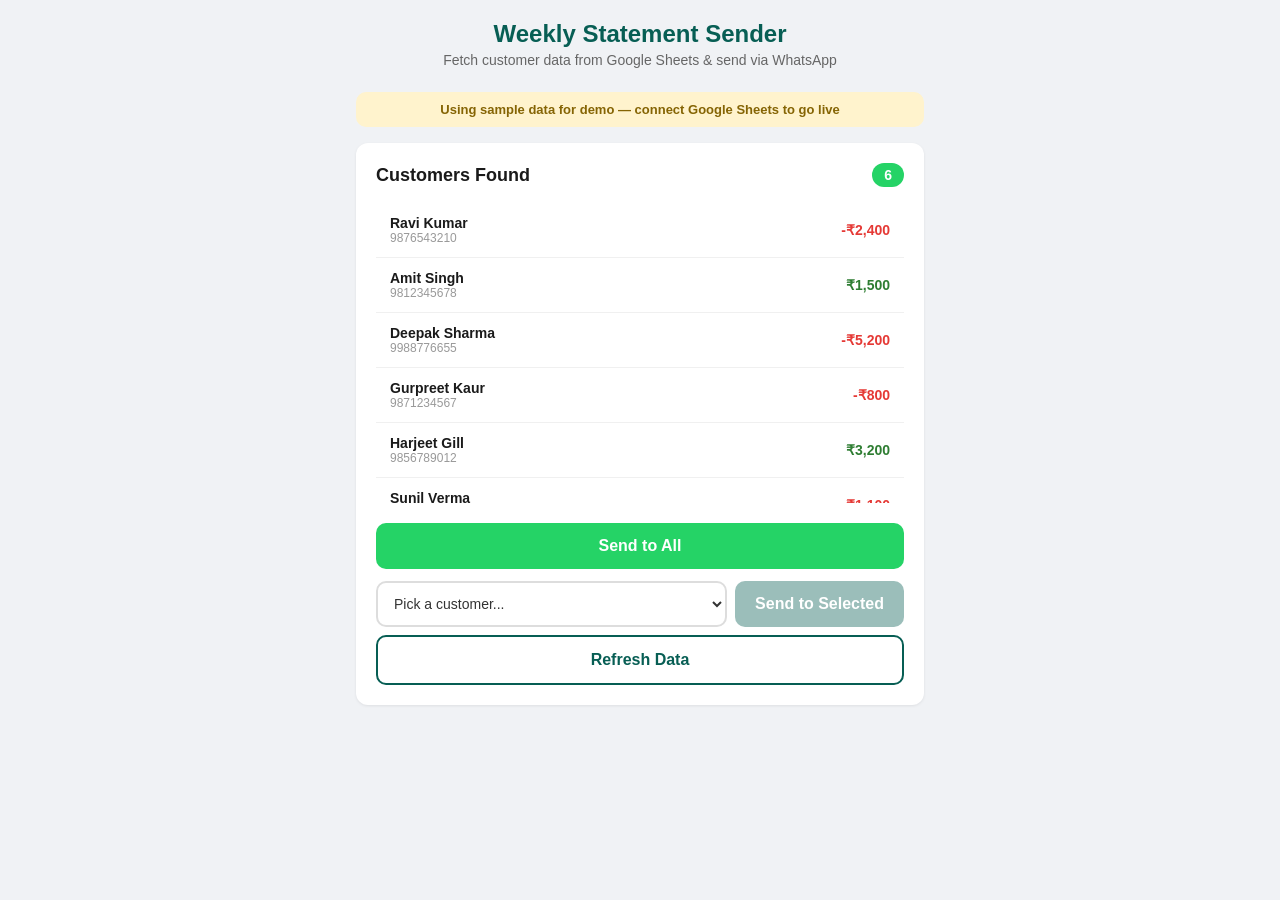
<file: index.html>
<!DOCTYPE html>
<html lang="en">
<head>
    <meta charset="UTF-8">
    <meta name="viewport" content="width=device-width, initial-scale=1.0">
    <title>Jassi's Statement Sender</title>
    <link rel="stylesheet" href="style.css">
</head>
<body>
    <div class="container">
        <header>
            <h1>Weekly Statement Sender</h1>
            <p class="subtitle">Fetch customer data from Google Sheets & send via WhatsApp</p>
        </header>

        <!-- Demo Banner -->
        <div id="demo-banner" class="demo-banner hidden">
            Using sample data for demo — connect Google Sheets to go live
        </div>

        <!-- Step 0: First-time Setup -->
        <section id="setup-section" class="card hidden">
            <h2>One-Time Setup</h2>
            <p class="setup-hint">You only need to do this once. Your settings are saved in this browser.</p>

            <div class="form-group">
                <label for="api-key-input">Google API Key</label>
                <input type="text" id="api-key-input" placeholder="AIzaSy...">
                <span class="form-help">From Google Cloud Console → Credentials</span>
            </div>

            <div class="form-group">
                <label for="sheet-id-input">Google Sheet ID</label>
                <input type="text" id="sheet-id-input" placeholder="1BxiMVs0XRA5nFMdKvBdBZjgmUUqptlbs74OgVE2upms">
                <span class="form-help">The long string in your Google Sheet URL between /d/ and /edit</span>
            </div>

            <button id="save-setup-btn" class="btn btn-primary">Save & Connect</button>
        </section>

        <!-- Step 1: Fetch Data -->
        <section id="fetch-section" class="card hidden">
            <div class="fetch-area">
                <div class="fetch-icon">📊</div>
                <p class="fetch-text">Connected to your Google Sheet</p>
                <p id="sheet-id-display" class="fetch-hint"></p>
                <button id="fetch-btn" class="btn btn-primary">Fetch Latest Data</button>
                <button id="change-settings-btn" class="btn-link">Change settings</button>
            </div>
            <div id="loading-spinner" class="spinner hidden">
                <div class="spinner-circle"></div>
                <p>Fetching data from Google Sheets...</p>
            </div>
        </section>

        <!-- Step 2: Preview -->
        <section id="preview-section" class="card hidden">
            <div class="preview-header">
                <h2>Customers Found</h2>
                <span id="customer-count" class="badge">0</span>
            </div>

            <div id="customer-list" class="customer-list"></div>

            <!-- Send Buttons -->
            <div class="actions">
                <button id="send-all-btn" class="btn btn-primary">
                    Send to All
                </button>
                <div class="send-one-wrapper">
                    <select id="customer-select">
                        <option value="">Pick a customer...</option>
                    </select>
                    <button id="send-one-btn" class="btn btn-secondary" disabled>
                        Send to Selected
                    </button>
                </div>
            </div>

            <div class="actions" style="margin-top: 8px;">
                <button id="refetch-btn" class="btn btn-outline">Refresh Data</button>
            </div>
        </section>

        <!-- Status -->
        <section id="status-section" class="card hidden">
            <h2>Sending Status</h2>
            <div id="status-log" class="status-log"></div>
            <button id="back-btn" class="btn btn-outline">Back to Customers</button>
        </section>
    </div>

    <script src="app.js"></script>
</body>
</html>
</file>
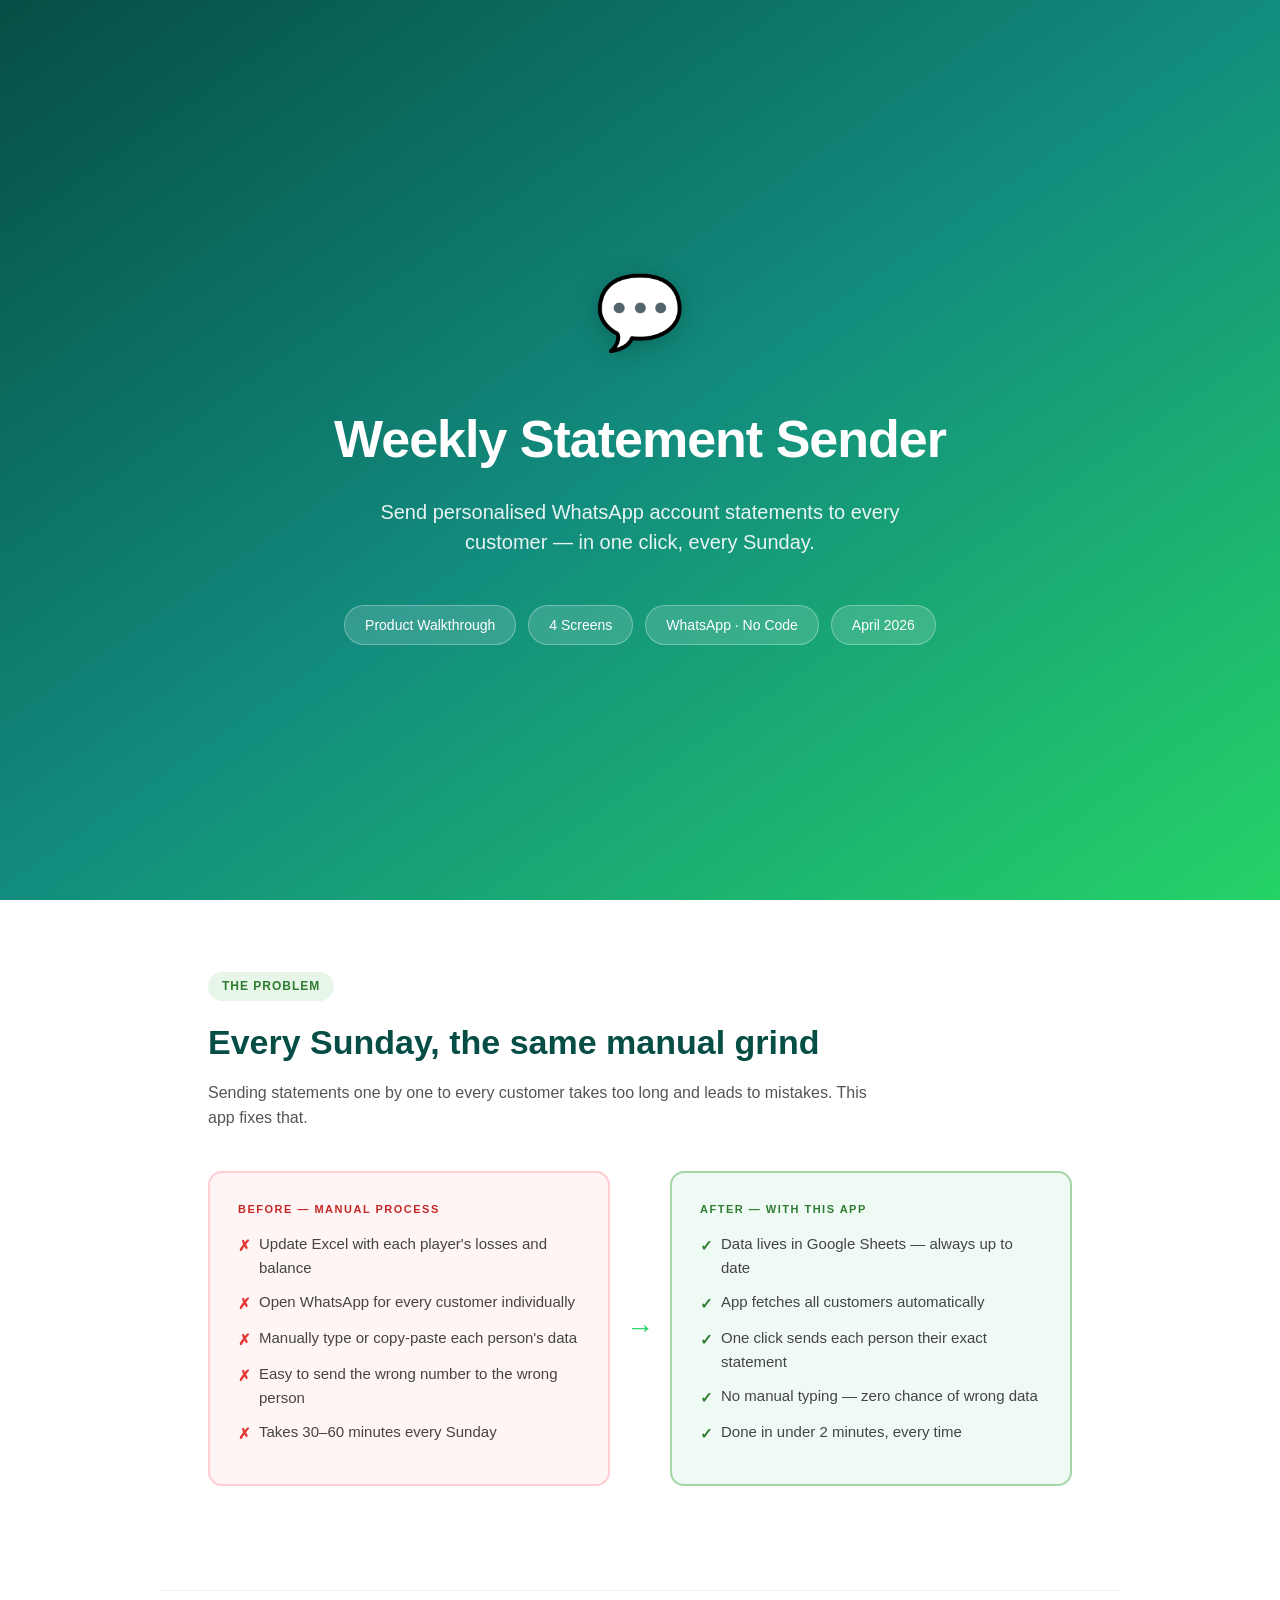
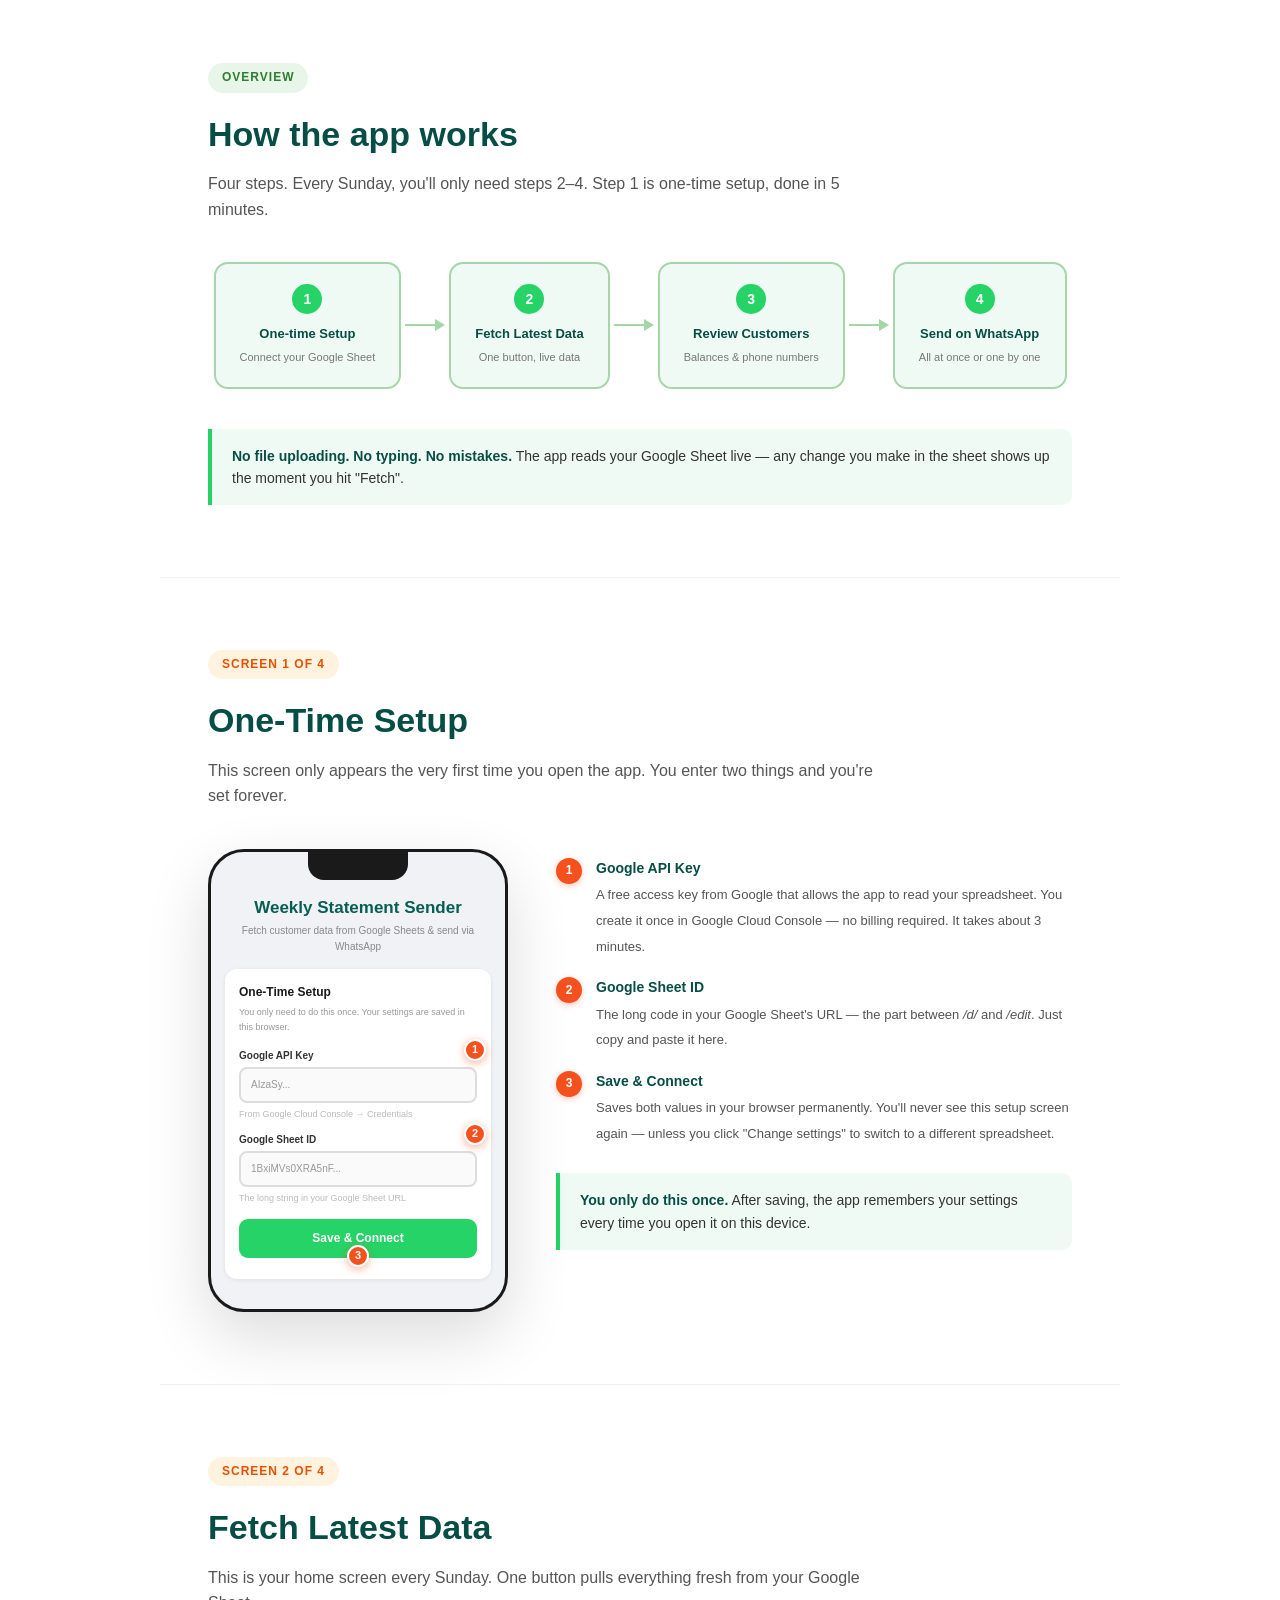
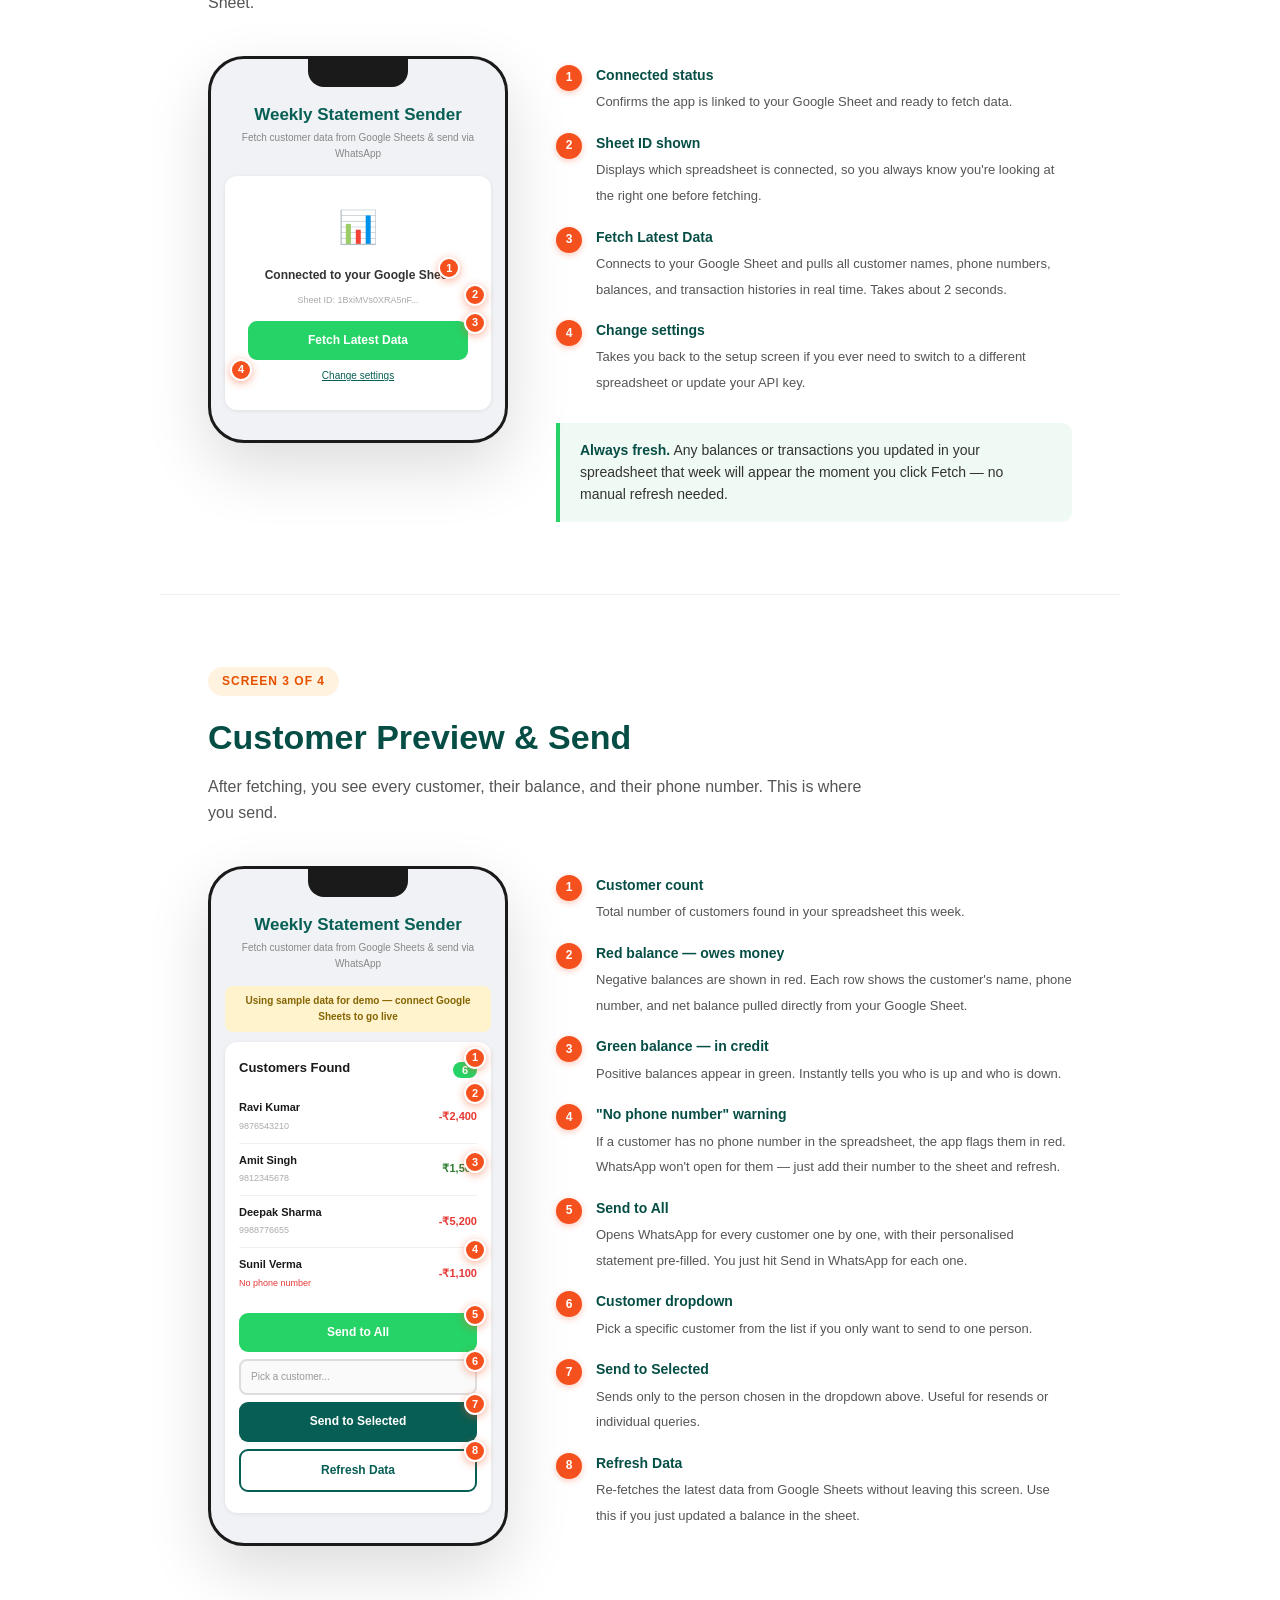
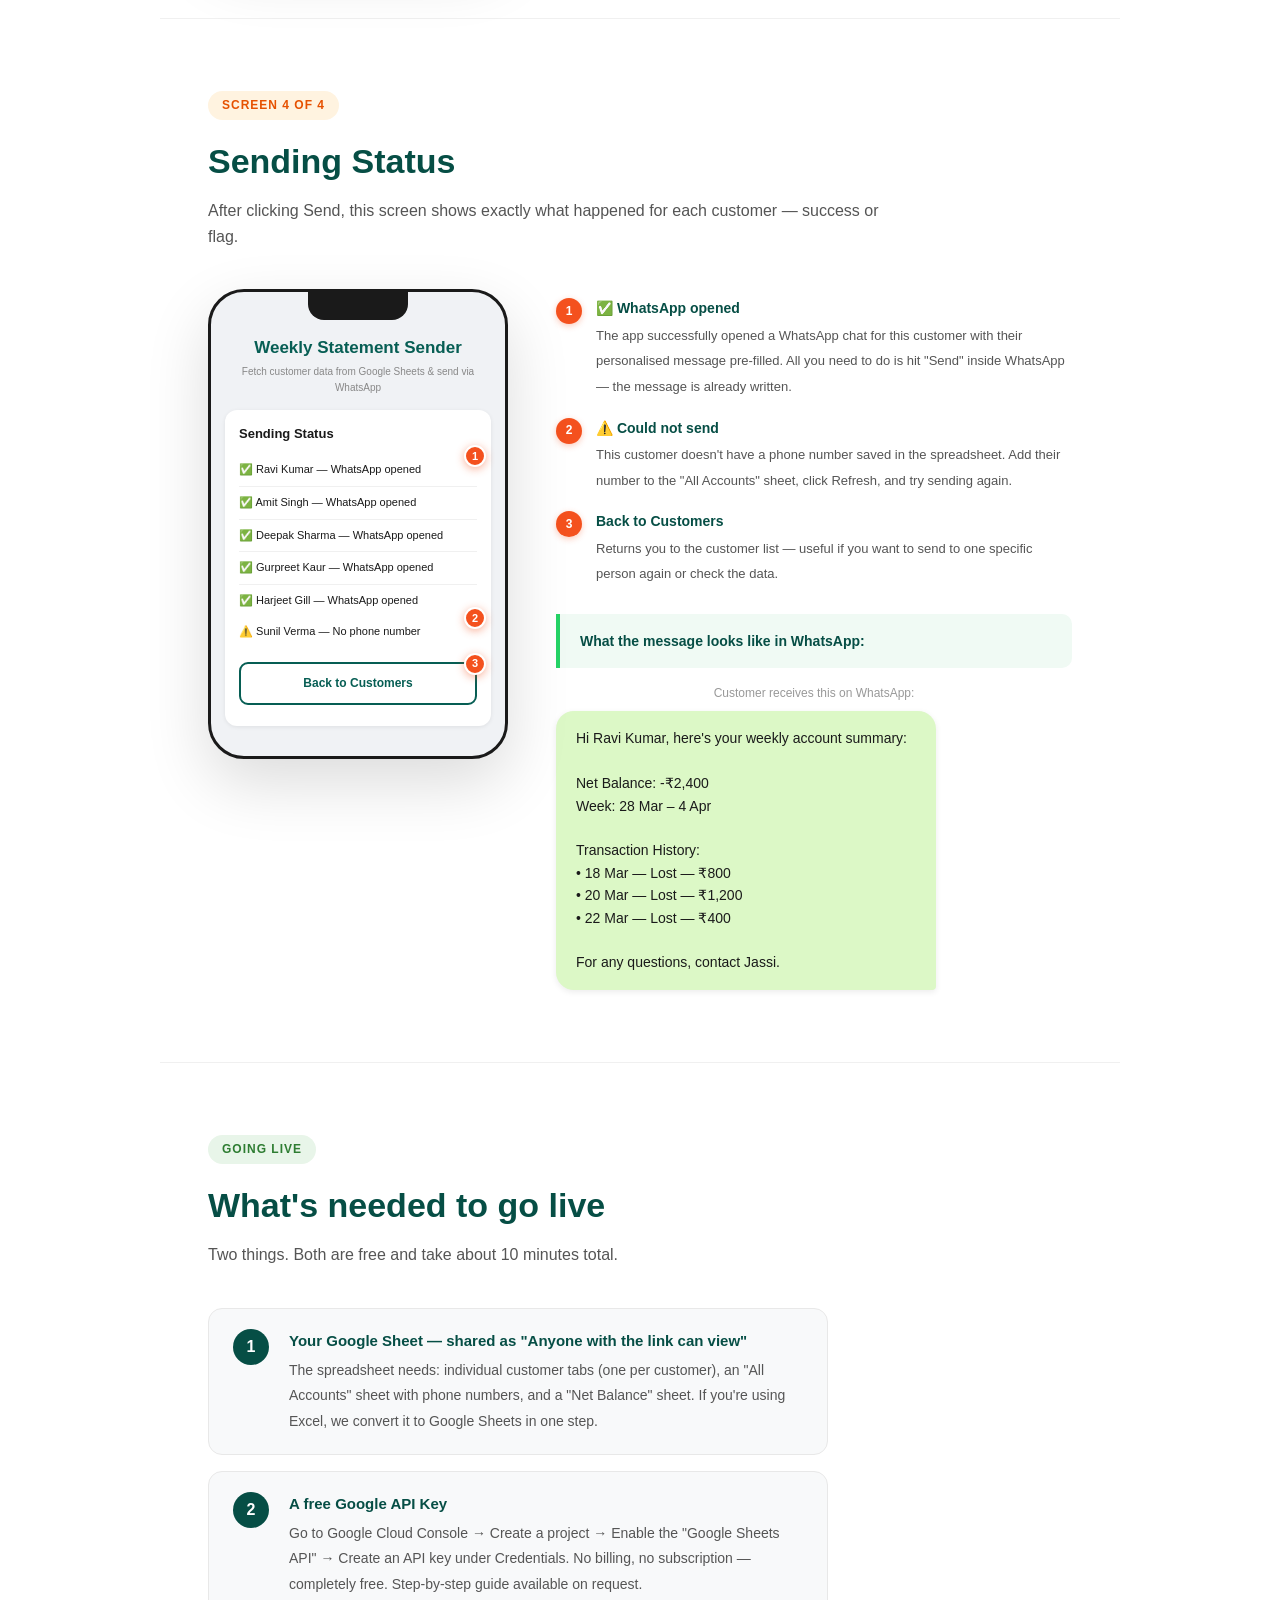
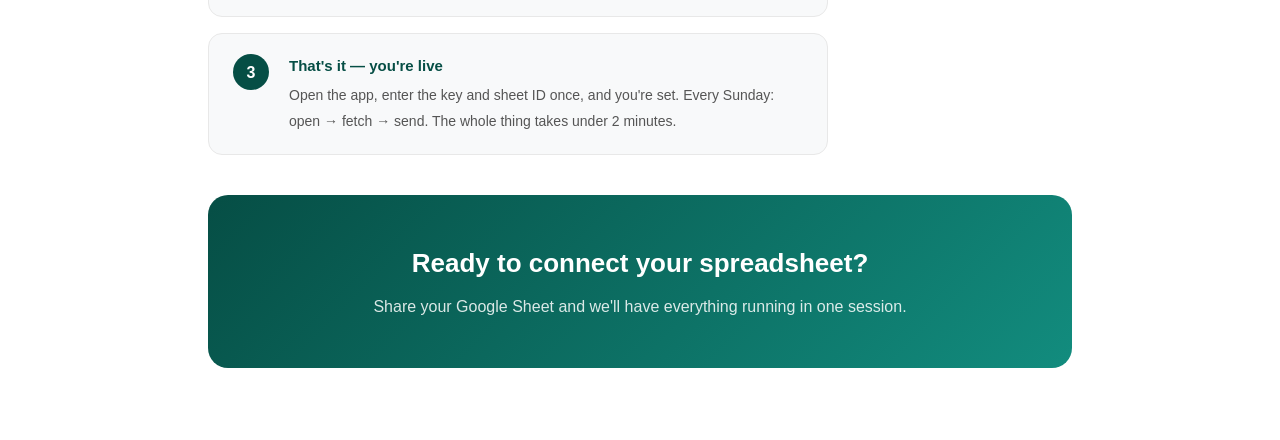
<file: app-walkthrough.html>
<!DOCTYPE html>
<html lang="en">
<head>
    <meta charset="UTF-8">
    <meta name="viewport" content="width=device-width, initial-scale=1.0">
    <title>Weekly Statement Sender — Product Walkthrough</title>
    <style>
        * { margin: 0; padding: 0; box-sizing: border-box; }

        body {
            font-family: -apple-system, BlinkMacSystemFont, 'Segoe UI', Roboto, sans-serif;
            background: #fff;
            color: #1a1a1a;
            line-height: 1.6;
        }

        /* ── Cover ── */
        .cover {
            min-height: 100vh;
            display: flex;
            flex-direction: column;
            justify-content: center;
            align-items: center;
            background: linear-gradient(145deg, #064e45 0%, #128c7e 50%, #25d366 100%);
            color: #fff;
            text-align: center;
            padding: 60px 40px;
        }
        .cover-logo { font-size: 72px; margin-bottom: 28px; filter: drop-shadow(0 4px 12px rgba(0,0,0,0.2)); }
        .cover h1 { font-size: 52px; font-weight: 800; letter-spacing: -1px; margin-bottom: 16px; }
        .cover .tagline { font-size: 20px; opacity: 0.9; max-width: 520px; margin-bottom: 48px; line-height: 1.5; }
        .cover-chips { display: flex; gap: 12px; flex-wrap: wrap; justify-content: center; }
        .cover-chip {
            background: rgba(255,255,255,0.15);
            border: 1px solid rgba(255,255,255,0.3);
            padding: 8px 20px;
            border-radius: 100px;
            font-size: 14px;
            font-weight: 500;
        }
        .cover-footer { position: absolute; bottom: 32px; font-size: 13px; opacity: 0.6; }

        /* ── Page ── */
        .page {
            max-width: 960px;
            margin: 0 auto;
            padding: 72px 48px;
            border-bottom: 1px solid #f0f0f0;
        }
        .page:last-child { border-bottom: none; }

        .section-pill {
            display: inline-flex;
            align-items: center;
            gap: 6px;
            background: #e8f5e9;
            color: #2e7d32;
            font-size: 12px;
            font-weight: 700;
            letter-spacing: 1px;
            text-transform: uppercase;
            padding: 5px 14px;
            border-radius: 100px;
            margin-bottom: 14px;
        }
        .screen-pill {
            background: #fff3e0;
            color: #e65100;
        }
        .page h2 { font-size: 34px; font-weight: 800; color: #064e45; margin-bottom: 10px; }
        .page .desc { font-size: 16px; color: #555; max-width: 680px; margin-bottom: 40px; }

        /* ── Problem / Before-After ── */
        .before-after {
            display: grid;
            grid-template-columns: 1fr 60px 1fr;
            gap: 0;
            align-items: center;
            margin-bottom: 32px;
        }
        .ba-box {
            border-radius: 14px;
            padding: 28px;
        }
        .ba-before { background: #fff5f5; border: 2px solid #ffcdd2; }
        .ba-after  { background: #f0faf4; border: 2px solid #a5d6a7; }
        .ba-label { font-size: 11px; font-weight: 800; letter-spacing: 1.5px; text-transform: uppercase; margin-bottom: 14px; }
        .ba-before .ba-label { color: #c62828; }
        .ba-after  .ba-label { color: #2e7d32; }
        .ba-list { list-style: none; }
        .ba-list li { font-size: 15px; color: #444; margin-bottom: 10px; display: flex; align-items: flex-start; gap: 8px; }
        .ba-list li::before { flex-shrink: 0; margin-top: 2px; }
        .ba-before .ba-list li::before { content: '✗'; color: #e53935; font-weight: 700; }
        .ba-after  .ba-list li::before { content: '✓'; color: #2e7d32; font-weight: 700; }
        .ba-arrow { text-align: center; font-size: 28px; color: #25d366; }

        /* ── Flow Diagram ── */
        .flow {
            display: flex;
            align-items: center;
            justify-content: center;
            gap: 0;
            margin: 8px 0 40px;
            flex-wrap: wrap;
        }
        .flow-step {
            background: #f0faf4;
            border: 2px solid #a5d6a7;
            border-radius: 14px;
            padding: 20px 24px;
            text-align: center;
            min-width: 148px;
        }
        .flow-num {
            width: 30px;
            height: 30px;
            background: #25d366;
            color: #fff;
            border-radius: 50%;
            display: flex;
            align-items: center;
            justify-content: center;
            font-weight: 800;
            font-size: 14px;
            margin: 0 auto 10px;
        }
        .flow-label { font-size: 13px; font-weight: 700; color: #064e45; }
        .flow-sub { font-size: 11px; color: #777; margin-top: 4px; }
        .flow-connector {
            flex-shrink: 0;
            display: flex;
            align-items: center;
            padding: 0 4px;
        }
        .flow-connector svg { display: block; }

        /* ── Annotated Screen Layout ── */
        .screen-layout {
            display: flex;
            gap: 48px;
            align-items: flex-start;
        }
        .screen-mockup-col { flex-shrink: 0; width: 300px; }
        .screen-legend-col { flex: 1; padding-top: 8px; }

        /* ── Phone Frame ── */
        .phone-frame {
            width: 300px;
            border: 3px solid #1a1a1a;
            border-radius: 36px;
            overflow: visible;
            box-shadow: 0 24px 64px rgba(0,0,0,0.14);
            background: #f0f2f5;
            position: relative;
        }
        .phone-top-bar {
            height: 28px;
            background: #1a1a1a;
            border-radius: 0 0 16px 16px;
            width: 100px;
            margin: 0 auto;
        }
        .phone-screen {
            padding: 14px 14px 20px;
        }

        /* ── Mock App UI ── */
        .m-header { text-align: center; margin-bottom: 14px; }
        .m-header h3 { font-size: 17px; font-weight: 800; color: #075e54; }
        .m-header p  { font-size: 10px; color: #888; margin-top: 2px; }

        .m-card {
            background: #fff;
            border-radius: 12px;
            padding: 14px;
            box-shadow: 0 1px 4px rgba(0,0,0,0.08);
            margin-bottom: 10px;
        }
        .m-banner {
            background: #fff3cd;
            color: #856404;
            text-align: center;
            padding: 7px 10px;
            border-radius: 8px;
            font-size: 10px;
            font-weight: 600;
            margin-bottom: 10px;
        }

        /* form elements */
        .m-label { font-size: 10px; font-weight: 700; color: #333; margin-bottom: 3px; display: block; }
        .m-input {
            width: 100%;
            padding: 8px 10px;
            border: 2px solid #ddd;
            border-radius: 8px;
            font-size: 10px;
            color: #999;
            background: #fafafa;
            margin-bottom: 4px;
        }
        .m-hint { font-size: 9px; color: #bbb; margin-bottom: 10px; display: block; }

        /* buttons */
        .m-btn {
            display: block;
            width: 100%;
            padding: 10px;
            border-radius: 9px;
            font-size: 12px;
            font-weight: 700;
            text-align: center;
            margin-bottom: 7px;
        }
        .m-btn-primary   { background: #25d366; color: #fff; }
        .m-btn-secondary { background: #075e54; color: #fff; }
        .m-btn-outline   { background: transparent; border: 2px solid #075e54; color: #075e54; }
        .m-link { text-align: center; font-size: 10px; color: #075e54; text-decoration: underline; margin-top: 4px; }

        /* fetch screen */
        .m-fetch { text-align: center; padding: 12px 0; }
        .m-fetch .fi { font-size: 32px; margin-bottom: 8px; }
        .m-fetch .fl { font-size: 12px; font-weight: 700; color: #333; }
        .m-fetch .fh { font-size: 9px; color: #aaa; margin: 3px 0 12px; }

        /* customer rows */
        .m-preview-head {
            display: flex;
            justify-content: space-between;
            align-items: center;
            margin-bottom: 10px;
        }
        .m-preview-head h4 { font-size: 13px; font-weight: 800; }
        .m-badge {
            background: #25d366;
            color: #fff;
            font-size: 11px;
            font-weight: 800;
            padding: 2px 9px;
            border-radius: 100px;
        }
        .m-row {
            display: flex;
            justify-content: space-between;
            align-items: center;
            padding: 8px 0;
            border-bottom: 1px solid #f0f0f0;
            font-size: 11px;
        }
        .m-row:last-child { border-bottom: none; }
        .m-name  { font-weight: 700; color: #1a1a1a; }
        .m-phone { font-size: 9px; color: #aaa; }
        .m-bal   { font-weight: 800; }
        .m-neg   { color: #e53935; }
        .m-pos   { color: #2e7d32; }
        .m-nophone { font-size: 9px; color: #e53935; }

        /* select */
        .m-select {
            width: 100%;
            padding: 8px 10px;
            border: 2px solid #ddd;
            border-radius: 8px;
            font-size: 10px;
            color: #999;
            background: #fafafa;
            margin-bottom: 7px;
        }

        /* status items */
        .m-status {
            display: flex;
            align-items: center;
            gap: 7px;
            padding: 7px 0;
            border-bottom: 1px solid #f0f0f0;
            font-size: 11px;
        }
        .m-status:last-of-type { border-bottom: none; }

        /* ── Annotation Dots ── */
        .ann-wrap { position: relative; display: block; }
        .ann {
            position: absolute;
            width: 22px;
            height: 22px;
            background: #F4511E;
            color: #fff;
            border-radius: 50%;
            font-size: 11px;
            font-weight: 800;
            display: flex;
            align-items: center;
            justify-content: center;
            z-index: 20;
            box-shadow: 0 2px 8px rgba(244,81,30,0.45);
            border: 2px solid #fff;
            top: -9px;
            right: -9px;
            pointer-events: none;
        }
        .ann-left  { right: auto; left: -9px; }
        .ann-below { top: auto; bottom: -9px; right: 50%; transform: translateX(50%); }

        /* ── Annotation Legend ── */
        .legend { display: flex; flex-direction: column; gap: 18px; }
        .legend-item { display: flex; gap: 14px; align-items: flex-start; }
        .legend-num {
            flex-shrink: 0;
            width: 26px;
            height: 26px;
            background: #F4511E;
            color: #fff;
            border-radius: 50%;
            font-size: 12px;
            font-weight: 800;
            display: flex;
            align-items: center;
            justify-content: center;
            margin-top: 1px;
            box-shadow: 0 2px 6px rgba(244,81,30,0.3);
        }
        .legend-text strong {
            display: block;
            font-size: 14px;
            font-weight: 700;
            color: #064e45;
            margin-bottom: 2px;
        }
        .legend-text span { font-size: 13px; color: #555; }

        /* ── Callout Box ── */
        .callout {
            background: #f0faf4;
            border-left: 4px solid #25d366;
            padding: 16px 20px;
            border-radius: 0 10px 10px 0;
            margin-top: 28px;
            font-size: 14px;
            color: #333;
        }
        .callout strong { color: #064e45; }

        /* ── WhatsApp Message Preview ── */
        .wa-bubble-wrap {
            display: flex;
            justify-content: center;
            margin: 32px 0;
        }
        .wa-bubble {
            background: #dcf8c6;
            border-radius: 18px 18px 4px 18px;
            padding: 16px 20px;
            max-width: 380px;
            font-size: 14px;
            color: #1a1a1a;
            line-height: 1.6;
            box-shadow: 0 2px 6px rgba(0,0,0,0.08);
            white-space: pre-line;
        }
        .wa-bubble-label {
            text-align: center;
            font-size: 12px;
            color: #999;
            margin-bottom: 8px;
        }

        /* ── Next Steps ── */
        .step-cards { display: flex; flex-direction: column; gap: 16px; max-width: 620px; }
        .step-card {
            display: flex;
            gap: 20px;
            align-items: flex-start;
            background: #f8f9fa;
            border-radius: 14px;
            padding: 20px 24px;
            border: 1px solid #e8e8e8;
        }
        .step-card-num {
            flex-shrink: 0;
            width: 36px;
            height: 36px;
            background: #064e45;
            color: #fff;
            border-radius: 50%;
            display: flex;
            align-items: center;
            justify-content: center;
            font-weight: 800;
            font-size: 16px;
        }
        .step-card-body strong { font-size: 15px; font-weight: 700; color: #064e45; display: block; margin-bottom: 4px; }
        .step-card-body span { font-size: 14px; color: #555; }

        /* ── CTA Footer ── */
        .cta {
            text-align: center;
            background: linear-gradient(135deg, #064e45, #128c7e);
            color: #fff;
            border-radius: 20px;
            padding: 48px 32px;
            margin-top: 40px;
        }
        .cta h3 { font-size: 26px; font-weight: 800; margin-bottom: 10px; }
        .cta p  { font-size: 16px; opacity: 0.85; }

        /* ── Print ── */
        @media print {
            .cover { min-height: 80vh; page-break-after: always; }
            .page  { page-break-after: always; padding: 48px 36px; }
            .page:last-child { page-break-after: avoid; }
        }

        @media (max-width: 780px) {
            .screen-layout { flex-direction: column; }
            .screen-mockup-col { width: 100%; }
            .phone-frame { width: 100%; max-width: 300px; margin: 0 auto; }
            .before-after { grid-template-columns: 1fr; }
            .ba-arrow { display: none; }
            .flow { gap: 8px; }
            .flow-connector { display: none; }
        }
    </style>
</head>
<body>

<!-- ══════════════════════ COVER ══════════════════════ -->
<div class="cover">
    <div class="cover-logo">💬</div>
    <h1>Weekly Statement Sender</h1>
    <p class="tagline">Send personalised WhatsApp account statements to every customer — in one click, every Sunday.</p>
    <div class="cover-chips">
        <div class="cover-chip">Product Walkthrough</div>
        <div class="cover-chip">4 Screens</div>
        <div class="cover-chip">WhatsApp · No Code</div>
        <div class="cover-chip">April 2026</div>
    </div>
</div>


<!-- ══════════════════════ THE PROBLEM ══════════════════════ -->
<div class="page">
    <span class="section-pill">The Problem</span>
    <h2>Every Sunday, the same manual grind</h2>
    <p class="desc">Sending statements one by one to every customer takes too long and leads to mistakes. This app fixes that.</p>

    <div class="before-after">
        <div class="ba-box ba-before">
            <div class="ba-label">Before — Manual Process</div>
            <ul class="ba-list">
                <li>Update Excel with each player's losses and balance</li>
                <li>Open WhatsApp for every customer individually</li>
                <li>Manually type or copy-paste each person's data</li>
                <li>Easy to send the wrong number to the wrong person</li>
                <li>Takes 30–60 minutes every Sunday</li>
            </ul>
        </div>
        <div class="ba-arrow">→</div>
        <div class="ba-box ba-after">
            <div class="ba-label">After — With This App</div>
            <ul class="ba-list">
                <li>Data lives in Google Sheets — always up to date</li>
                <li>App fetches all customers automatically</li>
                <li>One click sends each person their exact statement</li>
                <li>No manual typing — zero chance of wrong data</li>
                <li>Done in under 2 minutes, every time</li>
            </ul>
        </div>
    </div>
</div>


<!-- ══════════════════════ HOW IT WORKS ══════════════════════ -->
<div class="page">
    <span class="section-pill">Overview</span>
    <h2>How the app works</h2>
    <p class="desc">Four steps. Every Sunday, you'll only need steps 2–4. Step 1 is one-time setup, done in 5 minutes.</p>

    <div class="flow">
        <div class="flow-step">
            <div class="flow-num">1</div>
            <div class="flow-label">One-time Setup</div>
            <div class="flow-sub">Connect your Google Sheet</div>
        </div>
        <div class="flow-connector">
            <svg width="40" height="24" viewBox="0 0 40 24"><line x1="0" y1="12" x2="30" y2="12" stroke="#a5d6a7" stroke-width="2"/><polygon points="30,6 40,12 30,18" fill="#a5d6a7"/></svg>
        </div>
        <div class="flow-step">
            <div class="flow-num">2</div>
            <div class="flow-label">Fetch Latest Data</div>
            <div class="flow-sub">One button, live data</div>
        </div>
        <div class="flow-connector">
            <svg width="40" height="24" viewBox="0 0 40 24"><line x1="0" y1="12" x2="30" y2="12" stroke="#a5d6a7" stroke-width="2"/><polygon points="30,6 40,12 30,18" fill="#a5d6a7"/></svg>
        </div>
        <div class="flow-step">
            <div class="flow-num">3</div>
            <div class="flow-label">Review Customers</div>
            <div class="flow-sub">Balances &amp; phone numbers</div>
        </div>
        <div class="flow-connector">
            <svg width="40" height="24" viewBox="0 0 40 24"><line x1="0" y1="12" x2="30" y2="12" stroke="#a5d6a7" stroke-width="2"/><polygon points="30,6 40,12 30,18" fill="#a5d6a7"/></svg>
        </div>
        <div class="flow-step">
            <div class="flow-num">4</div>
            <div class="flow-label">Send on WhatsApp</div>
            <div class="flow-sub">All at once or one by one</div>
        </div>
    </div>

    <div class="callout">
        <strong>No file uploading. No typing. No mistakes.</strong> The app reads your Google Sheet live — any change you make in the sheet shows up the moment you hit "Fetch".
    </div>
</div>


<!-- ══════════════════════ SCREEN 1: SETUP ══════════════════════ -->
<div class="page">
    <span class="section-pill screen-pill">Screen 1 of 4</span>
    <h2>One-Time Setup</h2>
    <p class="desc">This screen only appears the very first time you open the app. You enter two things and you're set forever.</p>

    <div class="screen-layout">
        <!-- Mockup -->
        <div class="screen-mockup-col">
            <div class="phone-frame">
                <div class="phone-top-bar"></div>
                <div class="phone-screen">
                    <div class="m-header">
                        <h3>Weekly Statement Sender</h3>
                        <p>Fetch customer data from Google Sheets &amp; send via WhatsApp</p>
                    </div>
                    <div class="m-card">
                        <p style="font-size:12px; font-weight:800; margin-bottom:3px;">One-Time Setup</p>
                        <p style="font-size:9px; color:#999; margin-bottom:14px;">You only need to do this once. Your settings are saved in this browser.</p>

                        <div class="ann-wrap" style="margin-bottom:10px;">
                            <span class="m-label">Google API Key</span>
                            <div class="m-input">AIzaSy...</div>
                            <span class="m-hint">From Google Cloud Console → Credentials</span>
                            <span class="ann">1</span>
                        </div>

                        <div class="ann-wrap" style="margin-bottom:14px;">
                            <span class="m-label">Google Sheet ID</span>
                            <div class="m-input">1BxiMVs0XRA5nF...</div>
                            <span class="m-hint">The long string in your Google Sheet URL</span>
                            <span class="ann">2</span>
                        </div>

                        <div class="ann-wrap">
                            <div class="m-btn m-btn-primary">Save &amp; Connect</div>
                            <span class="ann ann-below">3</span>
                        </div>
                    </div>
                </div>
            </div>
        </div>

        <!-- Legend -->
        <div class="screen-legend-col">
            <div class="legend">
                <div class="legend-item">
                    <div class="legend-num">1</div>
                    <div class="legend-text">
                        <strong>Google API Key</strong>
                        <span>A free access key from Google that allows the app to read your spreadsheet. You create it once in Google Cloud Console — no billing required. It takes about 3 minutes.</span>
                    </div>
                </div>
                <div class="legend-item">
                    <div class="legend-num">2</div>
                    <div class="legend-text">
                        <strong>Google Sheet ID</strong>
                        <span>The long code in your Google Sheet's URL — the part between <em>/d/</em> and <em>/edit</em>. Just copy and paste it here.</span>
                    </div>
                </div>
                <div class="legend-item">
                    <div class="legend-num">3</div>
                    <div class="legend-text">
                        <strong>Save &amp; Connect</strong>
                        <span>Saves both values in your browser permanently. You'll never see this setup screen again — unless you click "Change settings" to switch to a different spreadsheet.</span>
                    </div>
                </div>
            </div>
            <div class="callout">
                <strong>You only do this once.</strong> After saving, the app remembers your settings every time you open it on this device.
            </div>
        </div>
    </div>
</div>


<!-- ══════════════════════ SCREEN 2: FETCH ══════════════════════ -->
<div class="page">
    <span class="section-pill screen-pill">Screen 2 of 4</span>
    <h2>Fetch Latest Data</h2>
    <p class="desc">This is your home screen every Sunday. One button pulls everything fresh from your Google Sheet.</p>

    <div class="screen-layout">
        <div class="screen-mockup-col">
            <div class="phone-frame">
                <div class="phone-top-bar"></div>
                <div class="phone-screen">
                    <div class="m-header">
                        <h3>Weekly Statement Sender</h3>
                        <p>Fetch customer data from Google Sheets &amp; send via WhatsApp</p>
                    </div>
                    <div class="m-card">
                        <div class="m-fetch">
                            <div class="fi">📊</div>

                            <div class="ann-wrap" style="display:inline-block; width:auto; margin-bottom:4px;">
                                <div class="fl">Connected to your Google Sheet</div>
                                <span class="ann">1</span>
                            </div>

                            <div class="ann-wrap" style="margin-bottom:14px;">
                                <div class="fh">Sheet ID: 1BxiMVs0XRA5nF...</div>
                                <span class="ann">2</span>
                            </div>

                            <div class="ann-wrap">
                                <div class="m-btn m-btn-primary" style="max-width:220px; margin:0 auto;">Fetch Latest Data</div>
                                <span class="ann">3</span>
                            </div>

                            <div class="ann-wrap" style="margin-top:8px;">
                                <div class="m-link">Change settings</div>
                                <span class="ann ann-left">4</span>
                            </div>
                        </div>
                    </div>
                </div>
            </div>
        </div>

        <div class="screen-legend-col">
            <div class="legend">
                <div class="legend-item">
                    <div class="legend-num">1</div>
                    <div class="legend-text">
                        <strong>Connected status</strong>
                        <span>Confirms the app is linked to your Google Sheet and ready to fetch data.</span>
                    </div>
                </div>
                <div class="legend-item">
                    <div class="legend-num">2</div>
                    <div class="legend-text">
                        <strong>Sheet ID shown</strong>
                        <span>Displays which spreadsheet is connected, so you always know you're looking at the right one before fetching.</span>
                    </div>
                </div>
                <div class="legend-item">
                    <div class="legend-num">3</div>
                    <div class="legend-text">
                        <strong>Fetch Latest Data</strong>
                        <span>Connects to your Google Sheet and pulls all customer names, phone numbers, balances, and transaction histories in real time. Takes about 2 seconds.</span>
                    </div>
                </div>
                <div class="legend-item">
                    <div class="legend-num">4</div>
                    <div class="legend-text">
                        <strong>Change settings</strong>
                        <span>Takes you back to the setup screen if you ever need to switch to a different spreadsheet or update your API key.</span>
                    </div>
                </div>
            </div>
            <div class="callout">
                <strong>Always fresh.</strong> Any balances or transactions you updated in your spreadsheet that week will appear the moment you click Fetch — no manual refresh needed.
            </div>
        </div>
    </div>
</div>


<!-- ══════════════════════ SCREEN 3: PREVIEW ══════════════════════ -->
<div class="page">
    <span class="section-pill screen-pill">Screen 3 of 4</span>
    <h2>Customer Preview &amp; Send</h2>
    <p class="desc">After fetching, you see every customer, their balance, and their phone number. This is where you send.</p>

    <div class="screen-layout">
        <div class="screen-mockup-col">
            <div class="phone-frame">
                <div class="phone-top-bar"></div>
                <div class="phone-screen">
                    <div class="m-header">
                        <h3>Weekly Statement Sender</h3>
                        <p>Fetch customer data from Google Sheets &amp; send via WhatsApp</p>
                    </div>
                    <div class="m-banner">Using sample data for demo — connect Google Sheets to go live</div>
                    <div class="m-card">
                        <div class="m-preview-head">
                            <h4>Customers Found</h4>
                            <div class="ann-wrap" style="display:inline-block; width:auto;">
                                <span class="m-badge">6</span>
                                <span class="ann">1</span>
                            </div>
                        </div>

                        <div class="ann-wrap" style="margin-bottom:0;">
                            <div class="m-row">
                                <div><span class="m-name">Ravi Kumar</span><br><span class="m-phone">9876543210</span></div>
                                <span class="m-bal m-neg">-₹2,400</span>
                            </div>
                            <span class="ann">2</span>
                        </div>
                        <div class="m-row">
                            <div><span class="m-name">Amit Singh</span><br><span class="m-phone">9812345678</span></div>
                            <div class="ann-wrap" style="display:inline-block; width:auto;">
                                <span class="m-bal m-pos">₹1,500</span>
                                <span class="ann">3</span>
                            </div>
                        </div>
                        <div class="m-row">
                            <div><span class="m-name">Deepak Sharma</span><br><span class="m-phone">9988776655</span></div>
                            <span class="m-bal m-neg">-₹5,200</span>
                        </div>
                        <div class="ann-wrap" style="margin-bottom:0;">
                            <div class="m-row" style="border-bottom:none;">
                                <div><span class="m-name">Sunil Verma</span><br><span class="m-nophone">No phone number</span></div>
                                <span class="m-bal m-neg">-₹1,100</span>
                            </div>
                            <span class="ann">4</span>
                        </div>

                        <div style="margin-top:14px;">
                            <div class="ann-wrap">
                                <div class="m-btn m-btn-primary">Send to All</div>
                                <span class="ann">5</span>
                            </div>

                            <div class="ann-wrap" style="margin-bottom:7px;">
                                <div class="m-select">Pick a customer...</div>
                                <span class="ann">6</span>
                            </div>

                            <div class="ann-wrap">
                                <div class="m-btn m-btn-secondary">Send to Selected</div>
                                <span class="ann">7</span>
                            </div>

                            <div class="ann-wrap" style="margin-top:4px;">
                                <div class="m-btn m-btn-outline">Refresh Data</div>
                                <span class="ann">8</span>
                            </div>
                        </div>
                    </div>
                </div>
            </div>
        </div>

        <div class="screen-legend-col">
            <div class="legend">
                <div class="legend-item">
                    <div class="legend-num">1</div>
                    <div class="legend-text">
                        <strong>Customer count</strong>
                        <span>Total number of customers found in your spreadsheet this week.</span>
                    </div>
                </div>
                <div class="legend-item">
                    <div class="legend-num">2</div>
                    <div class="legend-text">
                        <strong>Red balance — owes money</strong>
                        <span>Negative balances are shown in red. Each row shows the customer's name, phone number, and net balance pulled directly from your Google Sheet.</span>
                    </div>
                </div>
                <div class="legend-item">
                    <div class="legend-num">3</div>
                    <div class="legend-text">
                        <strong>Green balance — in credit</strong>
                        <span>Positive balances appear in green. Instantly tells you who is up and who is down.</span>
                    </div>
                </div>
                <div class="legend-item">
                    <div class="legend-num">4</div>
                    <div class="legend-text">
                        <strong>"No phone number" warning</strong>
                        <span>If a customer has no phone number in the spreadsheet, the app flags them in red. WhatsApp won't open for them — just add their number to the sheet and refresh.</span>
                    </div>
                </div>
                <div class="legend-item">
                    <div class="legend-num">5</div>
                    <div class="legend-text">
                        <strong>Send to All</strong>
                        <span>Opens WhatsApp for every customer one by one, with their personalised statement pre-filled. You just hit Send in WhatsApp for each one.</span>
                    </div>
                </div>
                <div class="legend-item">
                    <div class="legend-num">6</div>
                    <div class="legend-text">
                        <strong>Customer dropdown</strong>
                        <span>Pick a specific customer from the list if you only want to send to one person.</span>
                    </div>
                </div>
                <div class="legend-item">
                    <div class="legend-num">7</div>
                    <div class="legend-text">
                        <strong>Send to Selected</strong>
                        <span>Sends only to the person chosen in the dropdown above. Useful for resends or individual queries.</span>
                    </div>
                </div>
                <div class="legend-item">
                    <div class="legend-num">8</div>
                    <div class="legend-text">
                        <strong>Refresh Data</strong>
                        <span>Re-fetches the latest data from Google Sheets without leaving this screen. Use this if you just updated a balance in the sheet.</span>
                    </div>
                </div>
            </div>
        </div>
    </div>
</div>


<!-- ══════════════════════ SCREEN 4: STATUS ══════════════════════ -->
<div class="page">
    <span class="section-pill screen-pill">Screen 4 of 4</span>
    <h2>Sending Status</h2>
    <p class="desc">After clicking Send, this screen shows exactly what happened for each customer — success or flag.</p>

    <div class="screen-layout">
        <div class="screen-mockup-col">
            <div class="phone-frame">
                <div class="phone-top-bar"></div>
                <div class="phone-screen">
                    <div class="m-header">
                        <h3>Weekly Statement Sender</h3>
                        <p>Fetch customer data from Google Sheets &amp; send via WhatsApp</p>
                    </div>
                    <div class="m-card">
                        <p style="font-size:13px; font-weight:800; margin-bottom:10px;">Sending Status</p>

                        <div class="ann-wrap">
                            <div class="m-status">✅ Ravi Kumar — WhatsApp opened</div>
                            <div class="m-status">✅ Amit Singh — WhatsApp opened</div>
                            <div class="m-status">✅ Deepak Sharma — WhatsApp opened</div>
                            <div class="m-status">✅ Gurpreet Kaur — WhatsApp opened</div>
                            <div class="m-status">✅ Harjeet Gill — WhatsApp opened</div>
                            <span class="ann">1</span>
                        </div>

                        <div class="ann-wrap" style="margin-top:0;">
                            <div class="m-status" style="border-bottom:none;">⚠️ Sunil Verma — No phone number</div>
                            <span class="ann">2</span>
                        </div>

                        <div style="margin-top:14px;">
                            <div class="ann-wrap">
                                <div class="m-btn m-btn-outline">Back to Customers</div>
                                <span class="ann">3</span>
                            </div>
                        </div>
                    </div>
                </div>
            </div>
        </div>

        <div class="screen-legend-col">
            <div class="legend">
                <div class="legend-item">
                    <div class="legend-num">1</div>
                    <div class="legend-text">
                        <strong>✅ WhatsApp opened</strong>
                        <span>The app successfully opened a WhatsApp chat for this customer with their personalised message pre-filled. All you need to do is hit "Send" inside WhatsApp — the message is already written.</span>
                    </div>
                </div>
                <div class="legend-item">
                    <div class="legend-num">2</div>
                    <div class="legend-text">
                        <strong>⚠️ Could not send</strong>
                        <span>This customer doesn't have a phone number saved in the spreadsheet. Add their number to the "All Accounts" sheet, click Refresh, and try sending again.</span>
                    </div>
                </div>
                <div class="legend-item">
                    <div class="legend-num">3</div>
                    <div class="legend-text">
                        <strong>Back to Customers</strong>
                        <span>Returns you to the customer list — useful if you want to send to one specific person again or check the data.</span>
                    </div>
                </div>
            </div>

            <div class="callout" style="margin-top:28px;">
                <strong>What the message looks like in WhatsApp:</strong>
            </div>
            <div style="margin-top:16px;">
                <div class="wa-bubble-label">Customer receives this on WhatsApp:</div>
                <div class="wa-bubble">Hi Ravi Kumar, here's your weekly account summary:

Net Balance: -₹2,400
Week: 28 Mar – 4 Apr

Transaction History:
• 18 Mar — Lost — ₹800
• 20 Mar — Lost — ₹1,200
• 22 Mar — Lost — ₹400

For any questions, contact Jassi.</div>
            </div>
        </div>
    </div>
</div>


<!-- ══════════════════════ GOING LIVE ══════════════════════ -->
<div class="page">
    <span class="section-pill">Going Live</span>
    <h2>What's needed to go live</h2>
    <p class="desc">Two things. Both are free and take about 10 minutes total.</p>

    <div class="step-cards">
        <div class="step-card">
            <div class="step-card-num">1</div>
            <div class="step-card-body">
                <strong>Your Google Sheet — shared as "Anyone with the link can view"</strong>
                <span>The spreadsheet needs: individual customer tabs (one per customer), an "All Accounts" sheet with phone numbers, and a "Net Balance" sheet. If you're using Excel, we convert it to Google Sheets in one step.</span>
            </div>
        </div>
        <div class="step-card">
            <div class="step-card-num">2</div>
            <div class="step-card-body">
                <strong>A free Google API Key</strong>
                <span>Go to Google Cloud Console → Create a project → Enable the "Google Sheets API" → Create an API key under Credentials. No billing, no subscription — completely free. Step-by-step guide available on request.</span>
            </div>
        </div>
        <div class="step-card">
            <div class="step-card-num">3</div>
            <div class="step-card-body">
                <strong>That's it — you're live</strong>
                <span>Open the app, enter the key and sheet ID once, and you're set. Every Sunday: open → fetch → send. The whole thing takes under 2 minutes.</span>
            </div>
        </div>
    </div>

    <div class="cta">
        <h3>Ready to connect your spreadsheet?</h3>
        <p>Share your Google Sheet and we'll have everything running in one session.</p>
    </div>
</div>


</body>
</html>
</file>
<file: style.css>
* {
    margin: 0;
    padding: 0;
    box-sizing: border-box;
}

body {
    font-family: -apple-system, BlinkMacSystemFont, 'Segoe UI', Roboto, sans-serif;
    background: #f0f2f5;
    color: #1a1a1a;
    min-height: 100vh;
}

.container {
    max-width: 600px;
    margin: 0 auto;
    padding: 20px 16px;
}

header {
    text-align: center;
    margin-bottom: 24px;
}

header h1 {
    font-size: 24px;
    font-weight: 700;
    color: #075e54;
}

.subtitle {
    color: #666;
    font-size: 14px;
    margin-top: 4px;
}

/* Demo Banner */
.demo-banner {
    background: #fff3cd;
    color: #856404;
    text-align: center;
    padding: 10px 16px;
    border-radius: 10px;
    font-size: 13px;
    font-weight: 600;
    margin-bottom: 16px;
}

/* Cards */
.card {
    background: #fff;
    border-radius: 12px;
    padding: 20px;
    margin-bottom: 16px;
    box-shadow: 0 1px 3px rgba(0,0,0,0.08);
}

.hidden {
    display: none !important;
}

/* Setup Form */
.setup-hint {
    color: #666;
    font-size: 13px;
    margin: 8px 0 20px;
}

.form-group {
    margin-bottom: 16px;
}

.form-group label {
    display: block;
    font-size: 14px;
    font-weight: 600;
    margin-bottom: 6px;
    color: #333;
}

.form-group input {
    width: 100%;
    padding: 12px;
    border: 2px solid #ddd;
    border-radius: 10px;
    font-size: 14px;
    transition: border-color 0.2s;
}

.form-group input:focus {
    outline: none;
    border-color: #25d366;
}

.form-help {
    display: block;
    font-size: 12px;
    color: #999;
    margin-top: 4px;
}

/* Fetch Area */
.fetch-area {
    text-align: center;
    padding: 20px 0;
}

.fetch-icon {
    font-size: 48px;
    margin-bottom: 12px;
}

.fetch-text {
    font-size: 16px;
    font-weight: 600;
    color: #333;
}

.fetch-hint {
    font-size: 12px;
    color: #999;
    margin: 4px 0 20px;
    word-break: break-all;
}

.btn-link {
    background: none;
    border: none;
    color: #075e54;
    font-size: 13px;
    cursor: pointer;
    text-decoration: underline;
    margin-top: 12px;
    display: inline-block;
}

/* Loading Spinner */
.spinner {
    text-align: center;
    padding: 30px 0;
}

.spinner p {
    color: #666;
    font-size: 14px;
    margin-top: 12px;
}

.spinner-circle {
    width: 36px;
    height: 36px;
    border: 4px solid #e0e0e0;
    border-top-color: #25d366;
    border-radius: 50%;
    margin: 0 auto;
    animation: spin 0.8s linear infinite;
}

@keyframes spin {
    to { transform: rotate(360deg); }
}

/* Preview */
.preview-header {
    display: flex;
    align-items: center;
    justify-content: space-between;
    margin-bottom: 16px;
}

.preview-header h2 {
    font-size: 18px;
}

.badge {
    background: #25d366;
    color: #fff;
    font-size: 14px;
    font-weight: 700;
    padding: 4px 12px;
    border-radius: 20px;
}

/* Customer List */
.customer-list {
    max-height: 300px;
    overflow-y: auto;
    margin-bottom: 20px;
}

.customer-row {
    display: flex;
    justify-content: space-between;
    align-items: center;
    padding: 12px 14px;
    border-bottom: 1px solid #f0f0f0;
    font-size: 14px;
}

.customer-row:last-child {
    border-bottom: none;
}

.customer-name {
    font-weight: 600;
}

.customer-balance {
    font-weight: 700;
}

.customer-balance.negative {
    color: #e53935;
}

.customer-balance.positive {
    color: #2e7d32;
}

.customer-phone {
    color: #999;
    font-size: 12px;
}

/* Buttons */
.actions {
    display: flex;
    flex-direction: column;
    gap: 12px;
}

.btn {
    padding: 14px 20px;
    border: none;
    border-radius: 10px;
    font-size: 16px;
    font-weight: 600;
    cursor: pointer;
    transition: opacity 0.2s;
}

.btn:hover {
    opacity: 0.9;
}

.btn:disabled {
    opacity: 0.4;
    cursor: not-allowed;
}

.btn-primary {
    background: #25d366;
    color: #fff;
}

.btn-secondary {
    background: #075e54;
    color: #fff;
}

.btn-outline {
    background: transparent;
    border: 2px solid #075e54;
    color: #075e54;
}

.send-one-wrapper {
    display: flex;
    gap: 8px;
}

.send-one-wrapper select {
    flex: 1;
    padding: 12px;
    border: 2px solid #ddd;
    border-radius: 10px;
    font-size: 14px;
    background: #fff;
    color: #333;
}

.send-one-wrapper .btn {
    white-space: nowrap;
}

/* Status Log */
.status-log {
    max-height: 300px;
    overflow-y: auto;
    margin-bottom: 16px;
}

.status-item {
    display: flex;
    align-items: center;
    gap: 8px;
    padding: 8px 0;
    border-bottom: 1px solid #f0f0f0;
    font-size: 14px;
}

.status-icon {
    font-size: 18px;
}

/* Responsive */
@media (max-width: 480px) {
    .container {
        padding: 12px 10px;
    }
    header h1 {
        font-size: 20px;
    }
    .send-one-wrapper {
        flex-direction: column;
    }
}
</file>
